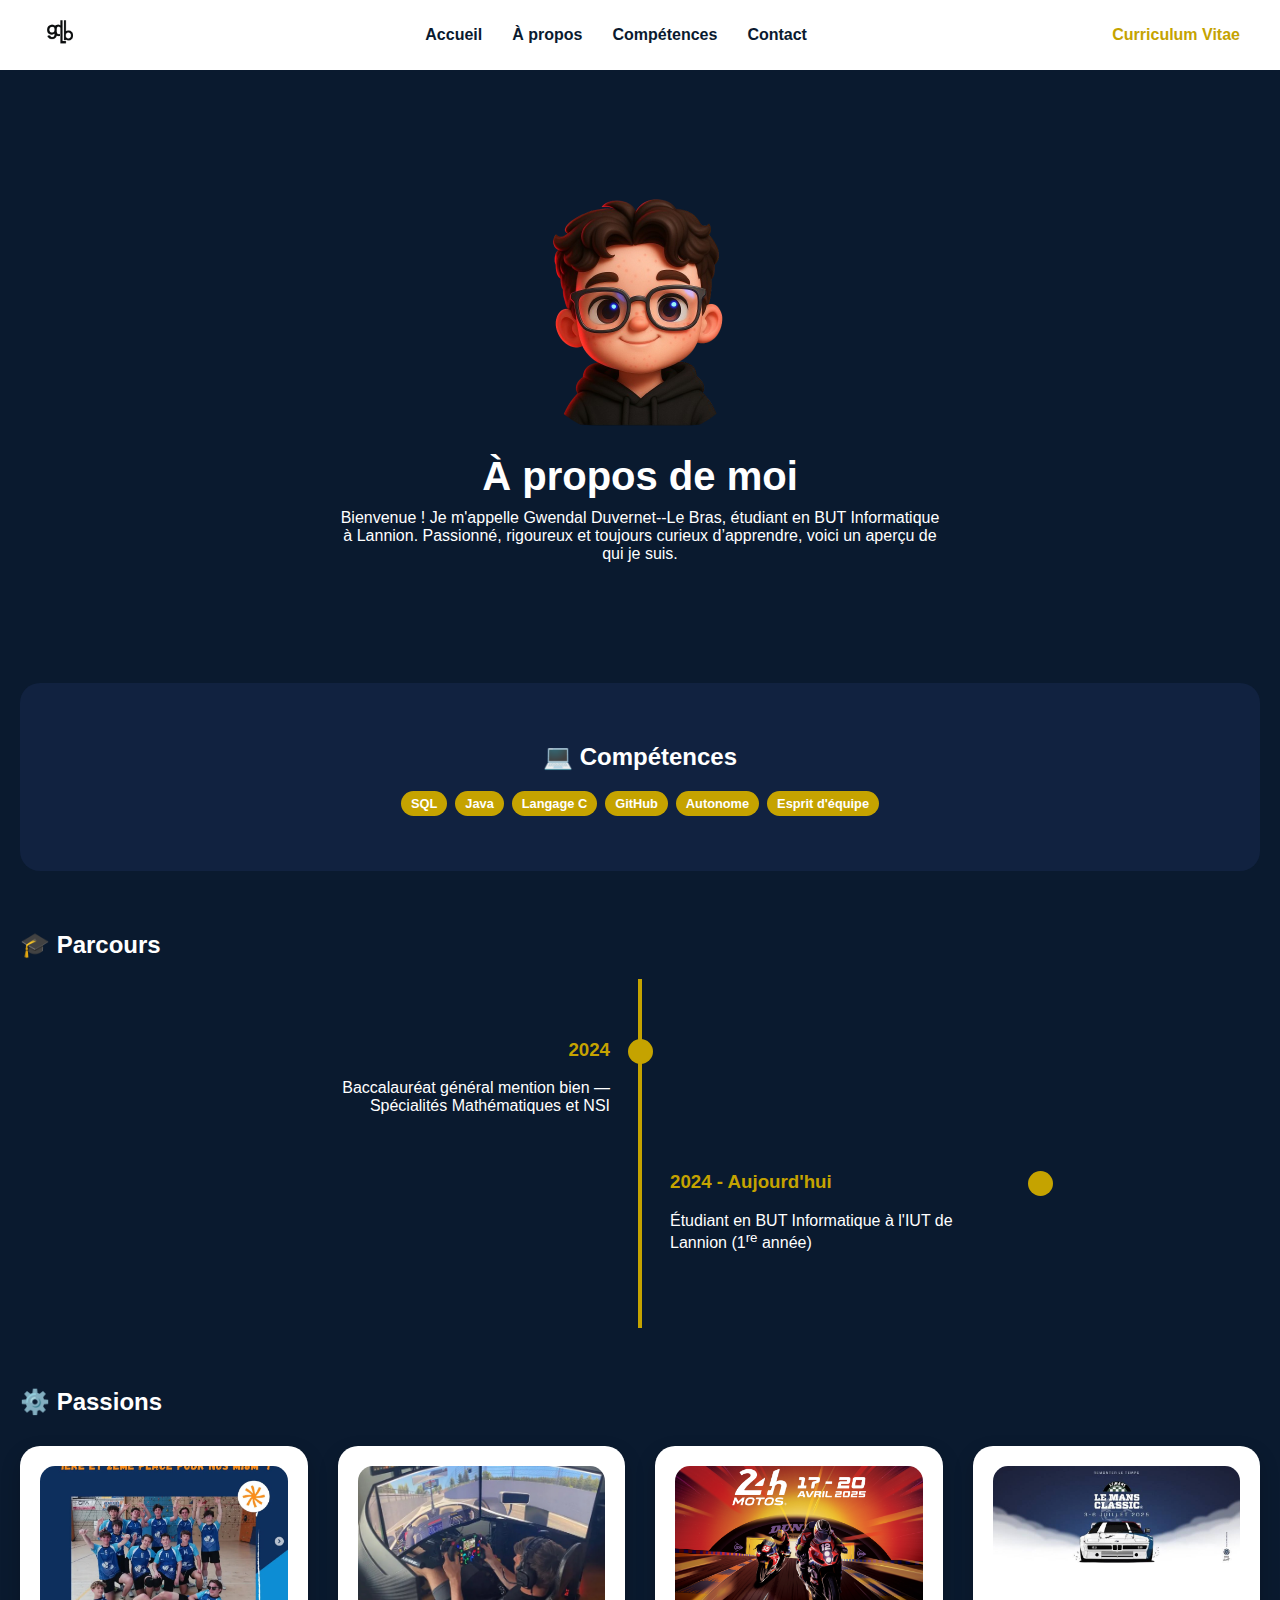
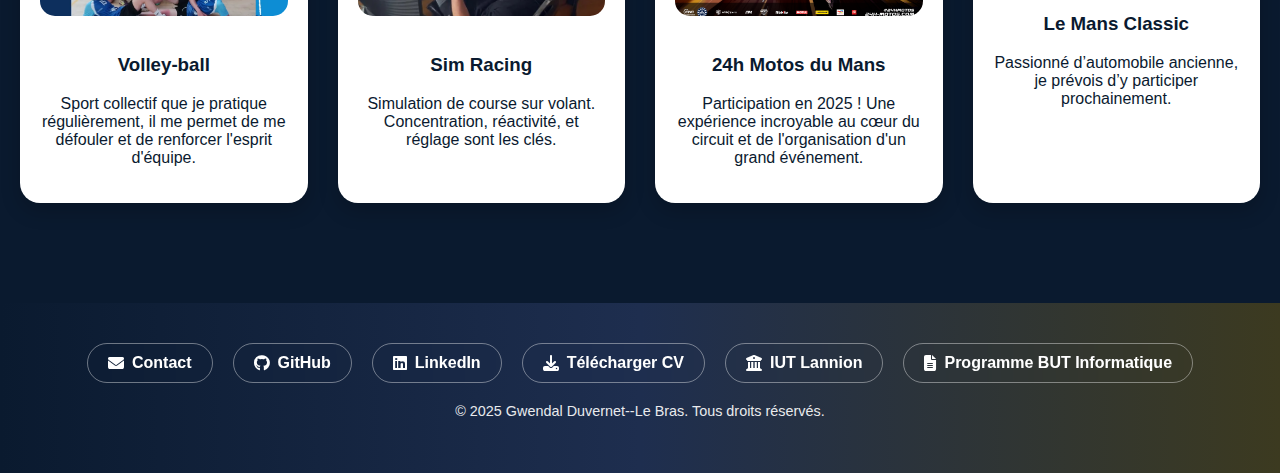
<file: aPropos.html>
<!DOCTYPE html>
<html lang="fr">
<head>
  <meta charset="UTF-8" />
  <meta name="viewport" content="width=device-width, initial-scale=1.0"/>
  <title>À propos - GDLB</title>
  <link rel="stylesheet" href="style.css" />
</head>
<body>
  <header>
    <nav class="navbar">
      <div class="logo">
        <img src="logoGDLB.png" alt="Logo GDLB">
      </div>
      <ul class="nav-links">
        <li><a href="#accueil">Accueil</a></li>
        <li><a href="aPropos.html">À propos</a></li>
        <li><a href="competence.html">Compétences</a></li>
        <li><a href="contact.html">Contact</a></li>
      </ul>
      <div class="cv-link">
        <a href="cv.html">Curriculum Vitae</a>
      </div>
    </nav>
  </header>

  <main style="padding: 40px 20px;">
    <section class="hero">
      <img src="chibiRmBg.png" alt="Chibi de Gwendal" width="200" />
      <h1>À propos de moi</h1>
      <p>Bienvenue ! Je m'appelle Gwendal Duvernet--Le Bras, étudiant en BUT Informatique à Lannion. Passionné, rigoureux et toujours curieux d’apprendre, voici un aperçu de qui je suis.</p>
    </section>

    <section class="competences" style="background-color: #112240; border-radius: 20px; padding: 40px; margin: 40px 0;">
      <h2>💻 Compétences</h2>
      <div class="badges" style="justify-content: center;">
        <span class="badge">SQL</span>
        <span class="badge">Java</span>
        <span class="badge">Langage C</span>
        <span class="badge">GitHub</span>
        <span class="badge">Autonome</span>
        <span class="badge">Esprit d'équipe</span>
      </div>
    </section>

   <section style="margin: 60px 0;">
    <h2>🎓 Parcours</h2>
    <div class="timeline">
        <div class="timeline-item left">
        <h3>2024</h3>
        <p>Baccalauréat général mention bien — Spécialités Mathématiques et NSI</p>
        </div>
        <div class="timeline-item right">
        <h3>2024 - Aujourd'hui</h3>
        <p>Étudiant en BUT Informatique à l'IUT de Lannion (1<sup>re</sup> année)</p>
        </div>
    </div>
    </section>
    

    <section style="margin: 60px 0;">
    <h2>⚙️ Passions</h2>
    <div class="passion-grid">

        <div class="passion-card">
        <img src="volley.png" alt="Volley-ball">
        <h3>Volley-ball</h3>
        <p>Sport collectif que je pratique régulièrement, il me permet de me défouler et de renforcer l'esprit d'équipe.</p>
        </div>

        <div class="passion-card">
        <img src="simracing.jpg" alt="Sim Racing">
        <h3>Sim Racing</h3>
        <p>Simulation de course sur volant. Concentration, réactivité, et réglage sont les clés.</p>
        </div>

        <div class="passion-card">
        <img src="leMansMoto.jpg" alt="24h Moto du Mans">
        <h3>24h Motos du Mans</h3>
        <p>Participation en 2025 ! Une expérience incroyable au cœur du circuit et de l'organisation d'un grand événement.</p>
        </div>

        <div class="passion-card">
        <img src="FMA72-Le-Mans-Classic-2025.jpg" alt="Le Mans Classic">
        <h3>Le Mans Classic</h3>
        <p>Passionné d’automobile ancienne, je prévois d’y participer prochainement.</p>
        </div>

    </div>
    </section>

  </main>
  <footer class="modern-footer">
    <div class="footer-links">
        <a href="contact.html"><i class="fas fa-envelope"></i> Contact</a>
        <a href="https://github.com/NiLoSaiko" target="_blank"><i class="fab fa-github"></i> GitHub</a>
        <a href="https://www.linkedin.com/in/Gwendal-Duvernet--Le-Bras" target="_blank"><i class="fab fa-linkedin"></i> LinkedIn</a>
        <a href="Etudiant 1er Année de BUT Informatique.pdf" download><i class="fas fa-download"></i> Télécharger CV</a>
        <a href="https://iut-lannion.univ-rennes.fr" target="_blank"><i class="fas fa-university"></i> IUT Lannion</a>
        <a href="https://www.enseignementsup-recherche.gouv.fr/sites/default/files/annexe-2-licence-professionnelle-bachelor-universitaire-de-technologie-informatique-29016.pdf" target="_blank"><i class="fas fa-file-alt"></i> Programme BUT Informatique</a>
    </div>
    <p class="footer-copy">&copy; 2025 Gwendal Duvernet--Le Bras. Tous droits réservés.</p>
    </footer>
</body>
</html>
</file>
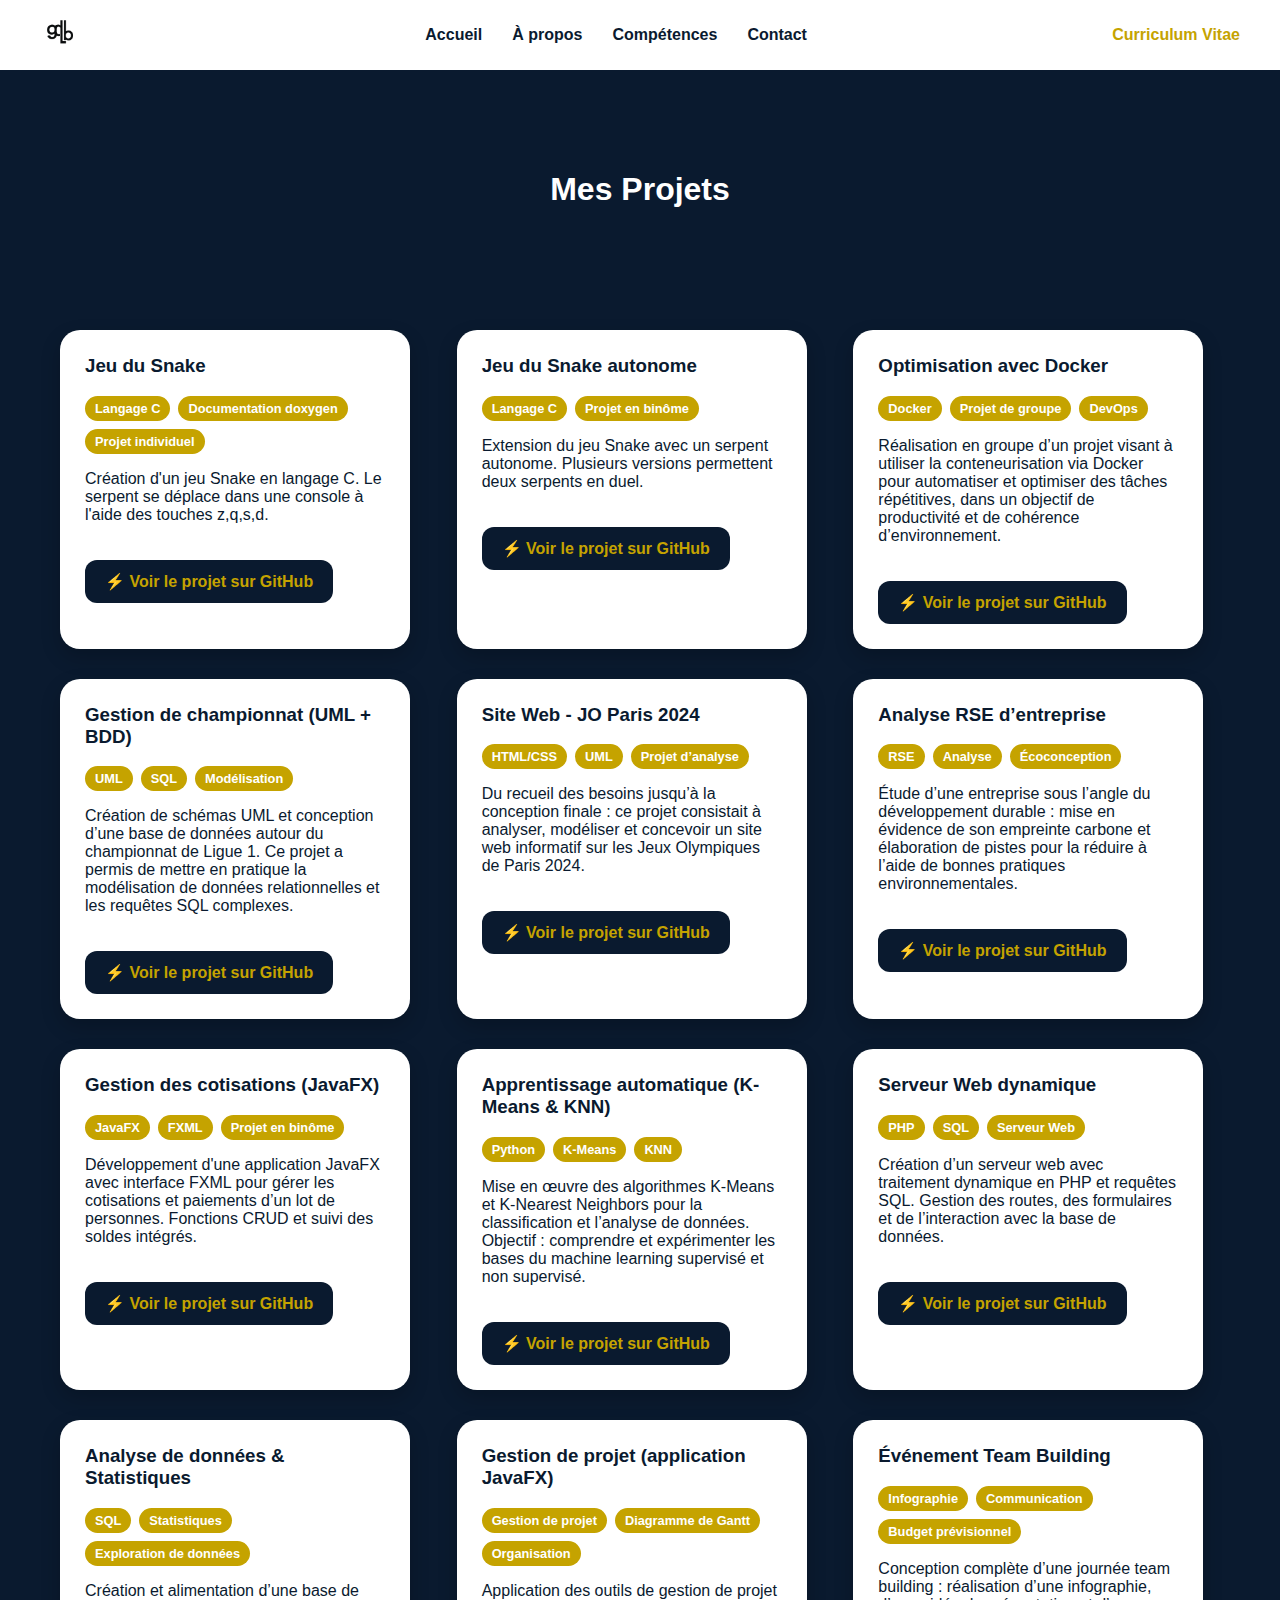
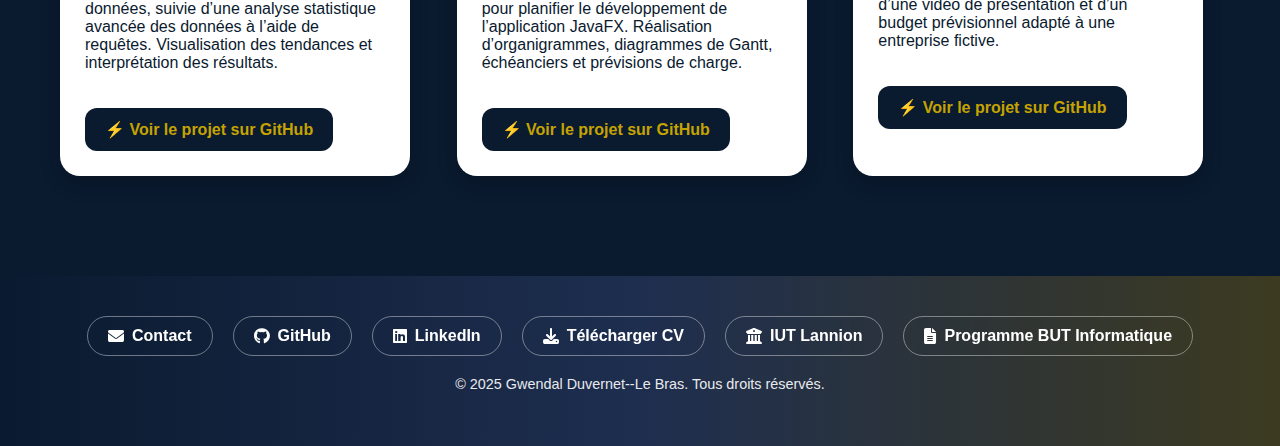
<file: competence.html>
<!DOCTYPE html>
<html lang="fr">
<head>
  <meta charset="UTF-8">
  <meta name="viewport" content="width=device-width, initial-scale=1.0">
  <title>Mes Projets - GDLB</title>
  <link rel="stylesheet" href="style.css">
</head>
<body>
  <header>
    <nav class="navbar">
      <div class="logo">
        <img src="logoGDLB.png" alt="Logo GDLB">
      </div>
      <ul class="nav-links">
        <li><a href="#accueil">Accueil</a></li>
        <li><a href="aPropos.html">À propos</a></li>
        <li><a href="competence.html">Compétences</a></li>
        <li><a href="contact.html">Contact</a></li>
      </ul>
      <div class="cv-link">
        <a href="cv.html">Curriculum Vitae</a>
      </div>
    </nav>
  </header>

  <main style="padding: 40px 20px;">
    
    <h1 style="text-align: center; padding: 40px 0;">Mes Projets</h1>

    <section class="project-section">

        <!-- Projet 1 -->
        <div class="project-card">
        <h3>Jeu du Snake</h3>
        <div class="badges">
            <span class="badge">Langage C</span>
            <span class="badge">Documentation doxygen</span>
            <span class="badge">Projet individuel</span>
        </div>
        <p>Création d'un jeu Snake en langage C. Le serpent se déplace dans une console à l'aide des touches z,q,s,d.</p>
        <a class="btn-github" href="https://github.com/NiLoSaiko/Snake" target="_blank">⚡ Voir le projet sur GitHub</a>
        </div>

        <!-- Projet 2 -->
        <div class="project-card">
        <h3>Jeu du Snake autonome</h3>
        <div class="badges">
            <span class="badge">Langage C</span>
            <span class="badge">Projet en binôme</span>
        </div>
        <p>Extension du jeu Snake avec un serpent autonome. Plusieurs versions permettent deux serpents en duel.</p>
        <a class="btn-github" href="https://github.com/NiLoSaiko/SnakeAuto" target="_blank">⚡ Voir le projet sur GitHub</a>
        </div>

        <!-- Projet 3 : Conteneurisation Docker -->
        <div class="project-card">
        <h3>Optimisation avec Docker</h3>
        <div class="badges">
            <span class="badge">Docker</span>
            <span class="badge">Projet de groupe</span>
            <span class="badge">DevOps</span>
        </div>
        <p>Réalisation en groupe d’un projet visant à utiliser la conteneurisation via Docker pour automatiser et optimiser des tâches répétitives, dans un objectif de productivité et de cohérence d’environnement.</p>
        <a class="btn-github" href="#" target="_blank">⚡ Voir le projet sur GitHub</a>
        </div>

        <!-- Projet 4 : UML + BDD / Ligue 1 -->
        <div class="project-card">
        <h3>Gestion de championnat (UML + BDD)</h3>
        <div class="badges">
            <span class="badge">UML</span>
            <span class="badge">SQL</span>
            <span class="badge">Modélisation</span>
        </div>
        <p>Création de schémas UML et conception d’une base de données autour du championnat de Ligue 1. Ce projet a permis de mettre en pratique la modélisation de données relationnelles et les requêtes SQL complexes.</p>
        <a class="btn-github" href="#" target="_blank">⚡ Voir le projet sur GitHub</a>
        </div>

        <!-- Projet 5 : Site web JO Paris -->
        <div class="project-card">
        <h3>Site Web - JO Paris 2024</h3>
        <div class="badges">
            <span class="badge">HTML/CSS</span>
            <span class="badge">UML</span>
            <span class="badge">Projet d’analyse</span>
        </div>
        <p>Du recueil des besoins jusqu’à la conception finale : ce projet consistait à analyser, modéliser et concevoir un site web informatif sur les Jeux Olympiques de Paris 2024.</p>
        <a class="btn-github" href="#" target="_blank">⚡ Voir le projet sur GitHub</a>
        </div>

        <!-- Projet 6 : Analyse entreprise & RSE -->
        <div class="project-card">
        <h3>Analyse RSE d’entreprise</h3>
        <div class="badges">
            <span class="badge">RSE</span>
            <span class="badge">Analyse</span>
            <span class="badge">Écoconception</span>
        </div>
        <p>Étude d’une entreprise sous l’angle du développement durable : mise en évidence de son empreinte carbone et élaboration de pistes pour la réduire à l’aide de bonnes pratiques environnementales.</p>
        <a class="btn-github" href="#" target="_blank">⚡ Voir le projet sur GitHub</a>
        </div>


        <!-- Projet 7 : JavaFX - Cotisations -->
    <div class="project-card">
    <h3>Gestion des cotisations (JavaFX)</h3>
    <div class="badges">
        <span class="badge">JavaFX</span>
        <span class="badge">FXML</span>
        <span class="badge">Projet en binôme</span>
    </div>
    <p>Développement d'une application JavaFX avec interface FXML pour gérer les cotisations et paiements d’un lot de personnes. Fonctions CRUD et suivi des soldes intégrés.</p>
    <a class="btn-github" href="#" target="_blank">⚡ Voir le projet sur GitHub</a>
    </div>

    <!-- Projet 8 : Machine Learning - Python -->
    <div class="project-card">
    <h3>Apprentissage automatique (K-Means & KNN)</h3>
    <div class="badges">
        <span class="badge">Python</span>
        <span class="badge">K-Means</span>
        <span class="badge">KNN</span>
    </div>
    <p>Mise en œuvre des algorithmes K-Means et K-Nearest Neighbors pour la classification et l’analyse de données. Objectif : comprendre et expérimenter les bases du machine learning supervisé et non supervisé.</p>
    <a class="btn-github" href="#" target="_blank">⚡ Voir le projet sur GitHub</a>
    </div>

    <!-- Projet 9 : Serveur Web & PHP -->
    <div class="project-card">
    <h3>Serveur Web dynamique</h3>
    <div class="badges">
        <span class="badge">PHP</span>
        <span class="badge">SQL</span>
        <span class="badge">Serveur Web</span>
    </div>
    <p>Création d’un serveur web avec traitement dynamique en PHP et requêtes SQL. Gestion des routes, des formulaires et de l’interaction avec la base de données.</p>
    <a class="btn-github" href="#" target="_blank">⚡ Voir le projet sur GitHub</a>
    </div>

    <!-- Projet 10 : Statistiques & Data -->
    <div class="project-card">
    <h3>Analyse de données & Statistiques</h3>
    <div class="badges">
        <span class="badge">SQL</span>
        <span class="badge">Statistiques</span>
        <span class="badge">Exploration de données</span>
    </div>
    <p>Création et alimentation d’une base de données, suivie d’une analyse statistique avancée des données à l’aide de requêtes. Visualisation des tendances et interprétation des résultats.</p>
    <a class="btn-github" href="#" target="_blank">⚡ Voir le projet sur GitHub</a>
    </div>

    <!-- Projet 11 : Gestion de projet -->
    <div class="project-card">
    <h3>Gestion de projet (application JavaFX)</h3>
    <div class="badges">
        <span class="badge">Gestion de projet</span>
        <span class="badge">Diagramme de Gantt</span>
        <span class="badge">Organisation</span>
    </div>
    <p>Application des outils de gestion de projet pour planifier le développement de l’application JavaFX. Réalisation d’organigrammes, diagrammes de Gantt, échéanciers et prévisions de charge.</p>
    <a class="btn-github" href="#" target="_blank">⚡ Voir le projet sur GitHub</a>
    </div>

    <!-- Projet 12 : Team building -->
    <div class="project-card">
    <h3>Événement Team Building</h3>
    <div class="badges">
        <span class="badge">Infographie</span>
        <span class="badge">Communication</span>
        <span class="badge">Budget prévisionnel</span>
    </div>
    <p>Conception complète d’une journée team building : réalisation d’une infographie, d’une vidéo de présentation et d’un budget prévisionnel adapté à une entreprise fictive.</p>
    <a class="btn-github" href="#" target="_blank">⚡ Voir le projet sur GitHub</a>
    </div>


        </section>

  </main>

  <footer class="modern-footer">
    <div class="footer-links">
        <a href="contact.html"><i class="fas fa-envelope"></i> Contact</a>
        <a href="https://github.com/NiLoSaiko" target="_blank"><i class="fab fa-github"></i> GitHub</a>
        <a href="https://www.linkedin.com/in/Gwendal-Duvernet--Le-Bras" target="_blank"><i class="fab fa-linkedin"></i> LinkedIn</a>
        <a href="Etudiant 1er Année de BUT Informatique.pdf" download><i class="fas fa-download"></i> Télécharger CV</a>
        <a href="https://iut-lannion.univ-rennes.fr" target="_blank"><i class="fas fa-university"></i> IUT Lannion</a>
        <a href="https://www.enseignementsup-recherche.gouv.fr/sites/default/files/annexe-2-licence-professionnelle-bachelor-universitaire-de-technologie-informatique-29016.pdf" target="_blank"><i class="fas fa-file-alt"></i> Programme BUT Informatique</a>
    </div>
    <p class="footer-copy">&copy; 2025 Gwendal Duvernet--Le Bras. Tous droits réservés.</p>
    </footer>
</body>
</html>
</file>
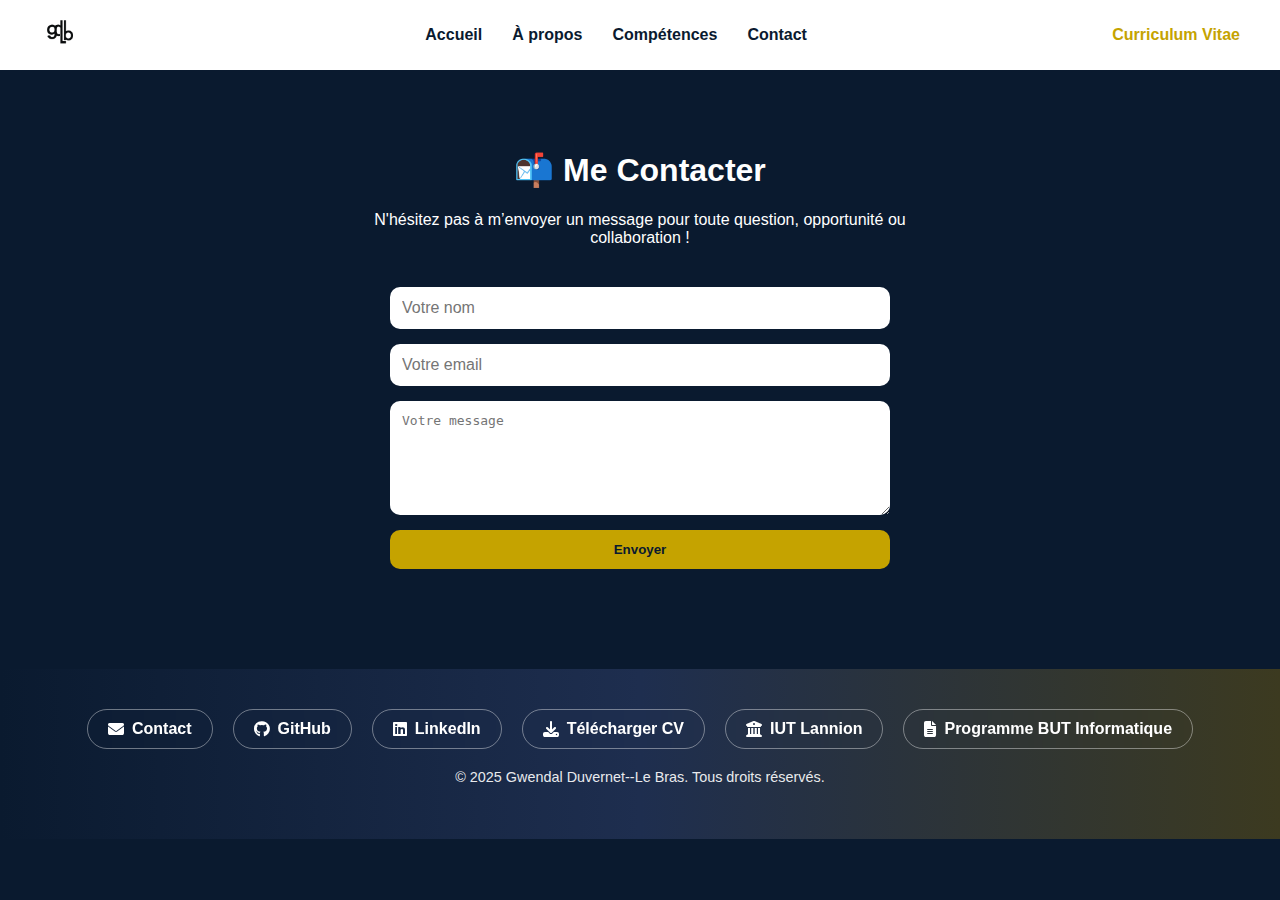
<file: contact.html>
<!DOCTYPE html>
<html lang="fr">
<head>
  <meta charset="UTF-8" />
  <meta name="viewport" content="width=device-width, initial-scale=1.0"/>
  <title>Contact - GDLB</title>
  <link rel="stylesheet" href="style.css" />
  <link rel="stylesheet" href="https://cdnjs.cloudflare.com/ajax/libs/font-awesome/6.5.0/css/all.min.css">
</head>
<body>
<header>
  <nav class="navbar">
      <div class="logo">
        <img src="logoGDLB.png" alt="Logo GDLB">
      </div>
      <ul class="nav-links">
        <li><a href="index.html">Accueil</a></li>
        <li><a href="aPropos.html">À propos</a></li>
        <li><a href="competence.html">Compétences</a></li>
        <li><a href="contact.html">Contact</a></li>
      </ul>
      <div class="cv-link">
        <a href="cv.html">Curriculum Vitae</a>
      </div>
    </nav>
  </header>

  <main style="padding: 60px 20px; text-align: center;">
    <h1>📬 Me Contacter</h1>
    <p style="max-width: 600px; margin: auto;">N'hésitez pas à m’envoyer un message pour toute question, opportunité ou collaboration !</p>

    <form id="contactForm" style="max-width: 500px; margin: 40px auto; display: flex; flex-direction: column; gap: 15px;">
        <input type="text" name="nom" placeholder="Votre nom" required style="padding: 12px; border-radius: 10px; border: none; font-size: 1em;">
        <input type="email" name="email" placeholder="Votre email" required style="padding: 12px; border-radius: 10px; border: none; font-size: 1em;">
        <textarea name="message" rows="6" placeholder="Votre message" required style="padding: 12px; border-radius: 10px; border-radius: 10px; border: none; font-size: 1em;"></textarea>
        <button type="submit" style="background-color: #c5a300; color: #0a1a2f; font-weight: bold; padding: 12px; border: none; border-radius: 10px; cursor: pointer;">Envoyer</button>
        <p id="formMessage" style="display: none; color: #c5a300; font-weight: bold; margin-top: 10px;">✅ Merci pour ton message, je te réponds très vite !</p>
    </form>

  </main>

  <footer class="modern-footer">
    <div class="footer-links">
      <a href="contact.html"><i class="fas fa-envelope"></i> Contact</a>
      <a href="https://github.com/NiLoSaiko" target="_blank"><i class="fab fa-github"></i> GitHub</a>
      <a href="https://www.linkedin.com/in/Gwendal-Duvernet--Le-Bras" target="_blank"><i class="fab fa-linkedin"></i> LinkedIn</a>
      <a href="Etudiant 1er Année de BUT Informatique.pdf" download><i class="fas fa-download"></i> Télécharger CV</a>
      <a href="https://www.iut-lannion.univ-rennes1.fr" target="_blank"><i class="fas fa-university"></i> IUT Lannion</a>
      <a href="https://www.butinformatique.fr/" target="_blank"><i class="fas fa-file-alt"></i> Programme BUT Informatique</a>
    </div>
    <p class="footer-copy">&copy; 2025 Gwendal Duvernet--Le Bras. Tous droits réservés.</p>
  </footer>
  <script>
document.getElementById("contactForm").addEventListener("submit", async function(e) {
  e.preventDefault();
  const form = e.target;
  const formData = new FormData(form);
  const formMessage = document.getElementById("formMessage");

  try {
    await fetch("https://formspree.io/f/mqaqwkop", {
      method: "POST",
      body: formData,
      headers: {
        'Accept': 'application/json'
      }
    });
    form.reset();
    formMessage.style.display = "block";
  } catch (error) {
    formMessage.innerText = "❌ Oups ! Une erreur s'est produite, réessaie plus tard.";
    formMessage.style.display = "block";
  }
});
</script>

</body>
</html>
</file>
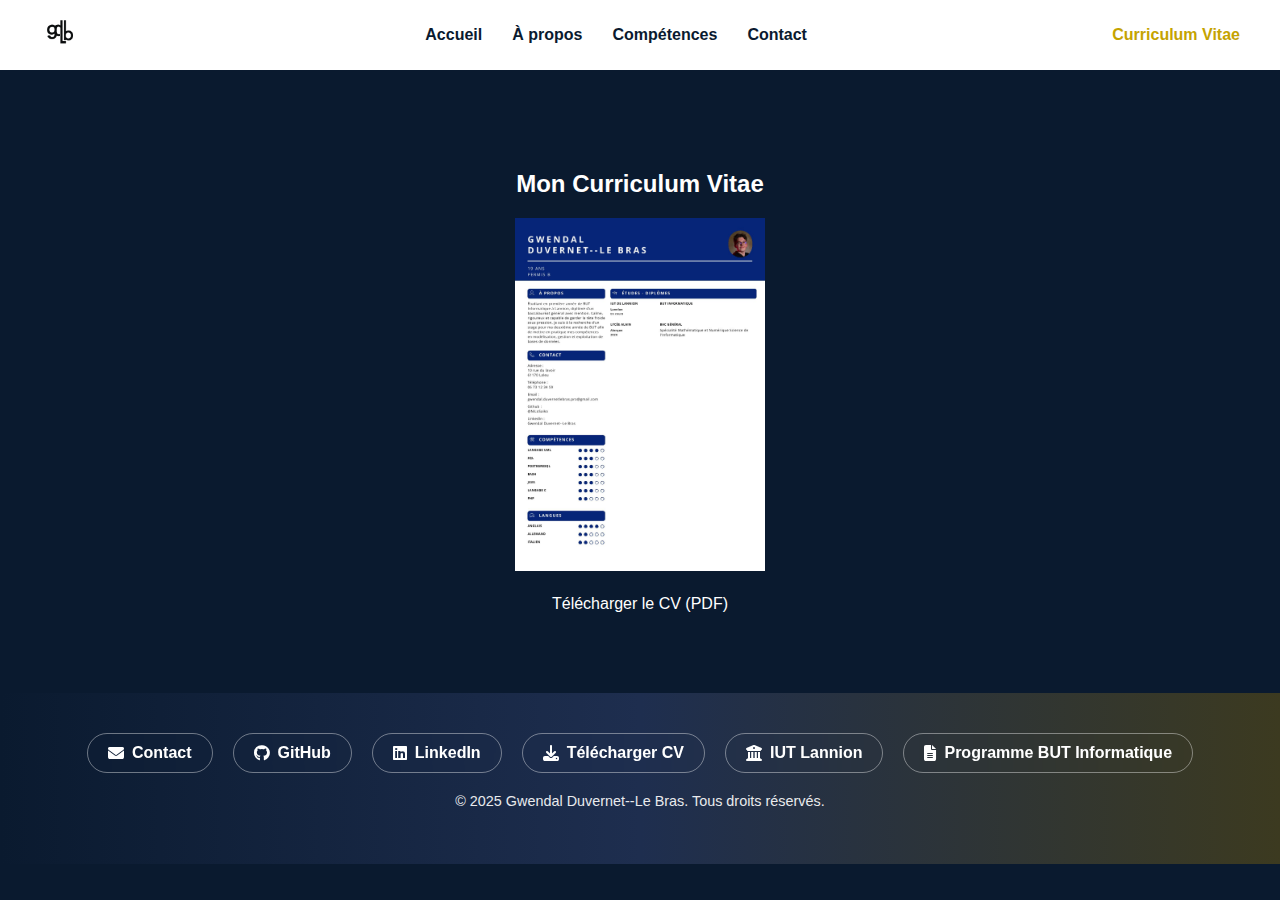
<file: cv.html>
<!DOCTYPE html>
<html lang="fr">
<head>
  <meta charset="UTF-8">
  <meta name="viewport" content="width=device-width, initial-scale=1.0">
  <title>Mon CV - GDLB</title>
  <link rel="stylesheet" href="style.css">
</head>
<body>
  <header>
    <nav class="navbar">
      <div class="logo">
        <img src="logoGDLB.png" alt="Logo GDLB">
      </div>
      <ul class="nav-links">
        <li><a href="index.html">Accueil</a></li>
        <li><a href="aPropos.html">À propos</a></li>
        <li><a href="competence.html">Compétences</a></li>
        <li><a href="contact.html">Contact</a></li>
      </ul>
      <div class="cv-link">
        <a href="cv.html">Curriculum Vitae</a>
      </div>
    </nav>
  </header>

  <main class="heros">
    <h2>Mon Curriculum Vitae</h2>
    <img src="Etudiant 1er Année de BUT Informatique-1.jpg" width="80%" height="80%" style="border: none;"></iframe>
    <p style="margin-top: 20px;"><a href="Etudiant 1er Année de BUT Informatique.pdf" download>Télécharger le CV (PDF)</a></p>
  </main>
  <footer class="modern-footer">
    <div class="footer-links">
        <a href="contact.html"><i class="fas fa-envelope"></i> Contact</a>
        <a href="https://github.com/NiLoSaiko" target="_blank"><i class="fab fa-github"></i> GitHub</a>
        <a href="https://www.linkedin.com/in/Gwendal-Duvernet--Le-Bras" target="_blank"><i class="fab fa-linkedin"></i> LinkedIn</a>
        <a href="Etudiant 1er Année de BUT Informatique.pdf" download><i class="fas fa-download"></i> Télécharger CV</a>
        <a href="https://iut-lannion.univ-rennes.fr" target="_blank"><i class="fas fa-university"></i> IUT Lannion</a>
        <a href="https://www.enseignementsup-recherche.gouv.fr/sites/default/files/annexe-2-licence-professionnelle-bachelor-universitaire-de-technologie-informatique-29016.pdf" target="_blank"><i class="fas fa-file-alt"></i> Programme BUT Informatique</a>
    </div>
    <p class="footer-copy">&copy; 2025 Gwendal Duvernet--Le Bras. Tous droits réservés.</p>
    </footer>
</body>
</html>
</file>
<file: style.css>
@import url('https://cdnjs.cloudflare.com/ajax/libs/font-awesome/6.5.0/css/all.min.css');
/* Base */
body {
  margin: 0;
  font-family: 'Segoe UI', Tahoma, Geneva, Verdana, sans-serif;
  background-color: #0a1a2f;
  color: white;
}

a {
  text-decoration: none;
  color: inherit;
}

/* Navigation */
header {
  background-color: white;
  padding: 10px 40px;
}

.navbar {
  display: flex;
  justify-content: space-between;
  align-items: center;
}

.logo img {
  height: 40px;
}

.nav-links {
  list-style: none;
  display: flex;
  gap: 30px;
}

.nav-links li a {
  color: #0a1a2f;
  font-weight: bold;
}

.cv-link a {
  color: #c5a300;
  font-weight: bold;
}

/* Hero Section */
.hero {
  padding: 80px 20px;
  text-align: center;
}
.hero img{
  width: 250px;
  border-radius: 50%;
}
.hero img{
  width: 250px;
  border-radius: 50%;
}
.hero h1 {
  font-size: 2.5rem;
  margin: 10px 0;
}

.hero p {
  max-width: 600px;
  margin: auto;
}

.hero button {
  margin-top: 20px;
  background-color: white;
  color: #0a1a2f;
  border: none;
  padding: 10px 25px;
  border-radius: 25px;
  font-weight: bold;
  cursor: pointer;
}
.heros {
  padding: 80px 20px;
  text-align: center;
}
.heros img{
  width: 250px;
  border-radius: 50%;
}
.heros img{
  width: 250px;
  border-radius: 0%;
}
.heros h1 {
  font-size: 2.5rem;
  margin: 10px 0;
}

.heros p {
  max-width: 600px;
  margin: auto;
}

.heros button {
  margin-top: 20px;
  background-color: white;
  color: #0a1a2f;
  border: none;
  padding: 10px 25px;
  border-radius: 25px;
  font-weight: bold;
  cursor: pointer;
}

/* Carrousel Compétences */
.competences {
  padding: 60px 20px;
  text-align: center;
}

.carousel-container {
  position: relative;
  width: 100%;
  max-width: 1000px;
  margin: auto;
}

.carousel-wrapper {
  overflow: hidden;
  width: 100%;
}

.carousel-slide {
  display: flex;
  transition: transform 0.4s ease-in-out;
}

.carousel-item {
  flex: 0 0 100%;
  background-color: white;
  color: #0a1a2f;
  padding: 30px;
  border-radius: 15px;
  box-sizing: border-box;
}

/* Carousel Buttons */
.carousel-btn {
  position: absolute;
  top: 50%;
  transform: translateY(-50%);
  background-color: #c5a300;
  border: none;
  padding: 10px;
  border-radius: 50%;
  font-size: 1.5rem;
  cursor: pointer;
  color: #0a1a2f;
  z-index: 2;
}

.carousel-btn.prev {
  left: -10px;
}

.carousel-btn.next {
  right: -10px;
}
.competence-grid {
  display: grid;
  grid-template-columns: repeat(auto-fit, minmax(250px, 1fr));
  gap: 30px;
  margin-top: 30px;
}

.competence-card {
  background-color: white;
  color: #0a1a2f;
  padding: 25px;
  border-radius: 20px;
  box-shadow: 0 8px 20px rgba(0,0,0,0.2);
  text-align: center;
  transition: transform 0.3s ease;
}

.competence-card:hover {
  transform: translateY(-5px);
}

.btn-competence {
  display: inline-block;
  margin-top: 15px;
  padding: 10px 20px;
  background-color: #c5a300;
  color: #0a1a2f;
  border-radius: 20px;
  font-weight: bold;
  text-decoration: none;
}

.competence-grid {
  display: grid;
  grid-template-columns: repeat(3, 1fr);
  gap: 30px;
  margin-top: 30px;
}

@media (max-width: 900px) {
  .competence-grid {
    grid-template-columns: repeat(2, 1fr);
  }
}

@media (max-width: 600px) {
  .competence-grid {
    grid-template-columns: 1fr;
  }
}

.competence-card {
  background-color: white;
  color: #0a1a2f;
  padding: 25px;
  border-radius: 20px;
  box-shadow: 0 8px 20px rgba(0,0,0,0.2);
  text-align: center;
  transition: transform 0.3s ease;
}

.competence-card:hover {
  transform: translateY(-5px);
}

.btn-competence {
  display: inline-block;
  margin-top: 15px;
  padding: 10px 20px;
  background-color: #c5a300;
  color: #0a1a2f;
  border-radius: 20px;
  font-weight: bold;
  text-decoration: none;
}

/* Competeces */
.project-section {
  padding: 60px 40px;
  display: grid;
  grid-template-columns: repeat(auto-fit, minmax(280px, 1fr));
  gap: 30px;
  max-width: 1200px;
  margin: auto;
}

.project-card {
  background-color: white;
  color: #0a1a2f;
  border-radius: 20px;
  box-shadow: 0 8px 20px rgba(0,0,0,0.2);
  width: 300px;
  padding: 25px;
  transition: transform 0.3s ease;
}

.project-card:hover {
  transform: translateY(-5px);
}

.project-card h3 {
  margin-top: 0;
}

.badges {
  margin: 15px 0;
  display: flex;
  flex-wrap: wrap;
  gap: 8px;
}

.badge {
  background-color: #c5a300;
  color: white;
  padding: 5px 10px;
  border-radius: 15px;
  font-size: 0.8em;
  font-weight: bold;
}

.btn-github {
  margin-top: 20px;
  display: inline-block;
  background-color: #0a1a2f;
  color: #c5a300;
  padding: 12px 20px;
  border-radius: 12px;
  font-weight: bold;
  text-align: center;
  text-decoration: none;
}
/* A propos */
.timeline {
  position: relative;
  max-width: 800px;
  margin: auto;
  padding: 40px 0;
}

.timeline::after {
  content: '';
  position: absolute;
  width: 4px;
  background-color: #c5a300;
  top: 0;
  bottom: 0;
  left: 50%;
  transform: translateX(-50%);
}

.timeline-item {
  padding: 20px 30px;
  position: relative;
  width: 50%;
  box-sizing: border-box;
}

.timeline-item::after {
  content: '';
  position: absolute;
  width: 25px;
  height: 25px;
  right: -13px;
  background-color: #c5a300;
  border-radius: 50%;
  top: 20px;
  z-index: 1;
}

.timeline-item.left {
  left: 0;
  text-align: right;
}

.timeline-item.right {
  left: 50%;
}

.timeline-item h3 {
  margin-top: 0;
  color: #c5a300;
}

.passion-grid {
  display: grid;
  grid-template-columns: repeat(auto-fit, minmax(250px, 1fr));
  gap: 30px;
  margin-top: 30px;
}

.passion-card {
  background-color: white;
  color: #0a1a2f;
  border-radius: 20px;
  padding: 20px;
  box-shadow: 0 8px 20px rgba(0, 0, 0, 0.2);
  text-align: center;
}

.passion-card img {
  width: 100%;
  border-radius: 15px;
  margin-bottom: 15px;
  max-height: 150px;
  object-fit: cover;
}

/* Footer */
.modern-footer {
  background: linear-gradient(to right, #0a1a2f, #1e2e4f, #3c3a20);
  padding: 40px 20px;
  text-align: center;
  color: white;
}

.footer-links {
  display: flex;
  flex-wrap: wrap;
  justify-content: center;
  gap: 20px;
  margin-bottom: 20px;
}

.footer-links a {
  border: 1px solid rgba(255, 255, 255, 0.4);
  padding: 10px 20px;
  border-radius: 30px;
  font-weight: bold;
  color: white;
  display: inline-flex;
  align-items: center;
  gap: 8px;
  transition: background 0.3s ease;
  backdrop-filter: blur(4px);
}

.footer-links a:hover {
  background-color: rgba(255, 255, 255, 0.15);
}

.footer-copy {
  font-size: 0.9em;
  opacity: 0.9;
}
</file>
